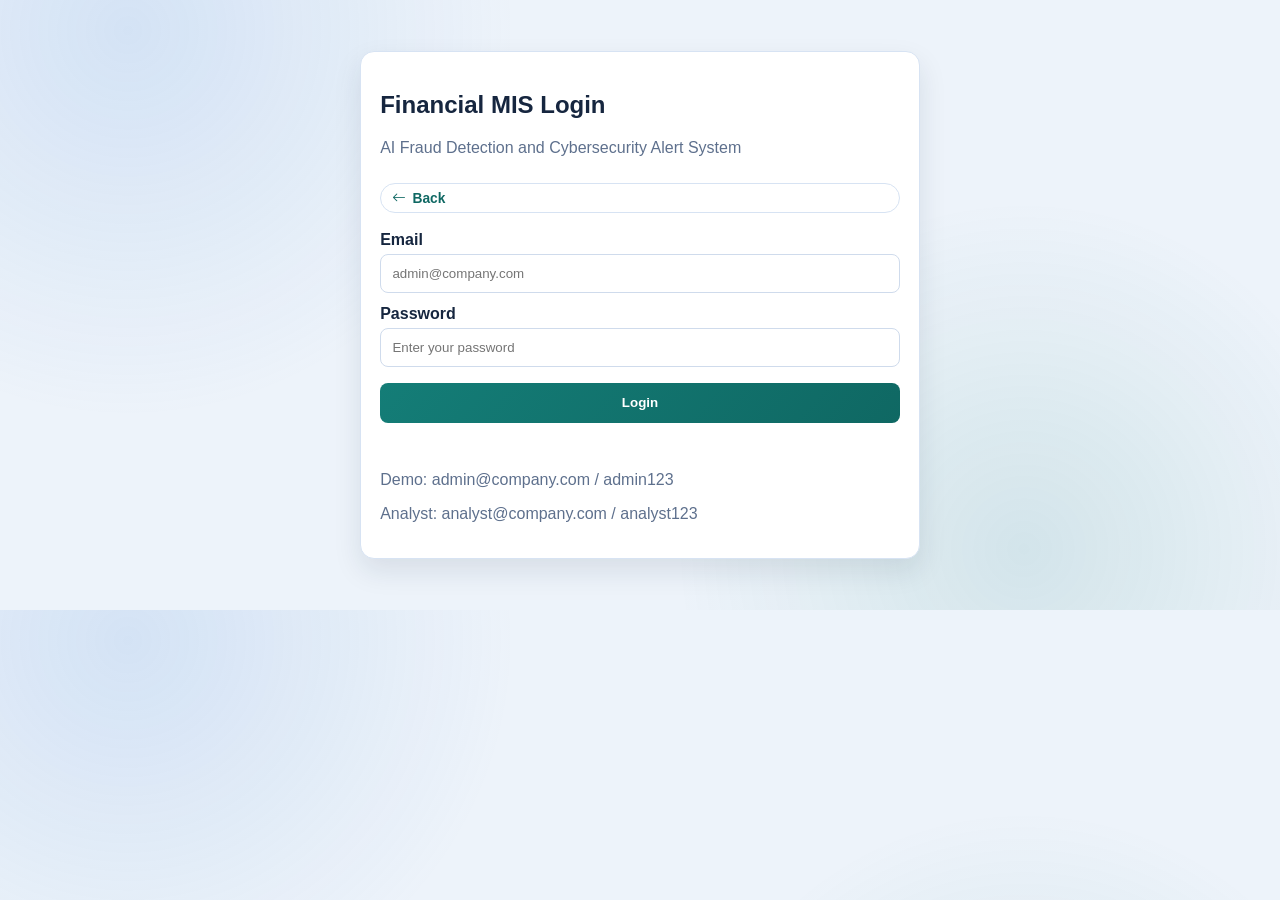
<file: frontend/index.html>
<!DOCTYPE html>
<html lang="en">
<head>
  <meta charset="UTF-8" />
  <meta name="viewport" content="width=device-width, initial-scale=1.0" />
  <title>Financial MIS - Login</title>
  <link rel="stylesheet" href="https://cdn.jsdelivr.net/npm/bootstrap-icons@1.11.3/font/bootstrap-icons.min.css" />
  <link rel="stylesheet" href="css/style.css" />
</head>
<body>
  <main class="auth-container">
    <section class="card auth-card">
      <h1>Financial MIS Login</h1>
      <p class="auth-subtitle">AI Fraud Detection and Cybersecurity Alert System</p>
      <button class="back-btn" type="button" data-back-href="landing.html" style="margin-top: 0.6rem; margin-bottom: 0.4rem;">
        <i class="bi bi-arrow-left"></i> Back
      </button>

      <form id="loginForm">
        <label for="username">Email</label>
        <input id="username" type="email" placeholder="admin@company.com" required />

        <label for="password">Password</label>
        <input id="password" type="password" placeholder="Enter your password" required />

        <button type="submit">Login</button>
        <p id="message" class="message"></p>
      </form>

      <p class="auth-hint">Demo: admin@company.com / admin123</p>
      <p class="auth-hint">Analyst: analyst@company.com / analyst123</p>
    </section>
  </main>

  <script src="js/script.js"></script>
</body>
</html>
</file>
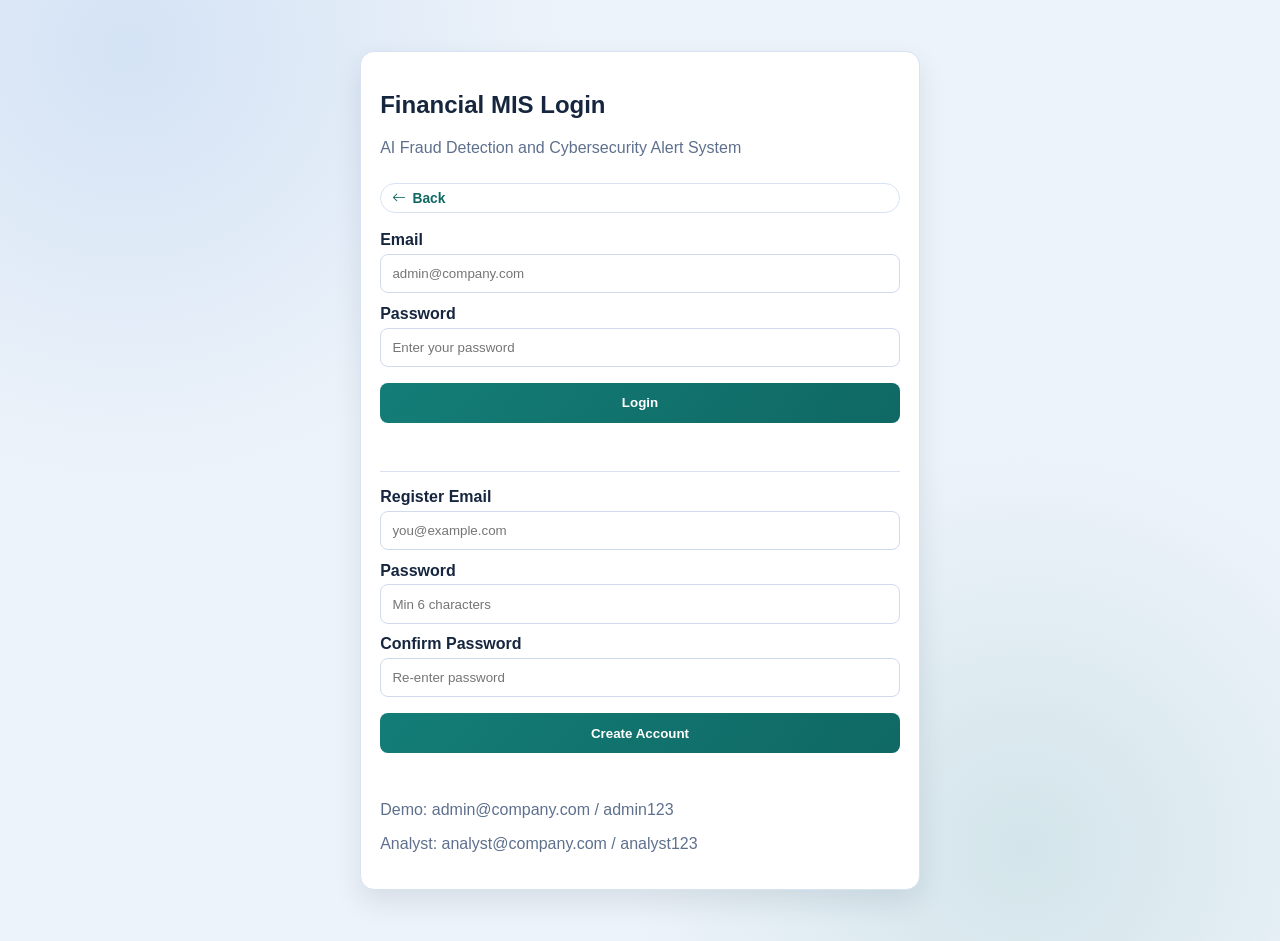
<file: financial-mis-project/frontend/index.html>
<!DOCTYPE html>
<html lang="en">
<head>
  <meta charset="UTF-8" />
  <meta name="viewport" content="width=device-width, initial-scale=1.0" />
  <title>Financial MIS - Login</title>
  <link rel="stylesheet" href="https://cdn.jsdelivr.net/npm/bootstrap-icons@1.11.3/font/bootstrap-icons.min.css" />
  <link rel="stylesheet" href="css/style.css" />
</head>
<body>
  <main class="auth-container">
    <section class="card auth-card">
      <h1>Financial MIS Login</h1>
      <p class="auth-subtitle">AI Fraud Detection and Cybersecurity Alert System</p>
      <button class="back-btn" type="button" data-back-href="landing.html" style="margin-top: 0.6rem; margin-bottom: 0.4rem;">
        <i class="bi bi-arrow-left"></i> Back
      </button>

      <form id="loginForm">
        <label for="username">Email</label>
        <input id="username" type="email" placeholder="admin@company.com" required />

        <label for="password">Password</label>
        <input id="password" type="password" placeholder="Enter your password" required />

        <button type="submit">Login</button>
        <p id="message" class="message"></p>
      </form>

      <hr style="border: 0; border-top: 1px solid #d7e3f3; margin: 1rem 0;" />

      <form id="registerForm">
        <label for="registerEmail">Register Email</label>
        <input id="registerEmail" type="email" placeholder="you@example.com" required />

        <label for="registerPassword">Password</label>
        <input id="registerPassword" type="password" placeholder="Min 6 characters" required />

        <label for="registerConfirm">Confirm Password</label>
        <input id="registerConfirm" type="password" placeholder="Re-enter password" required />

        <button type="submit">Create Account</button>
        <p id="registerMessage" class="message"></p>
      </form>

      <p class="auth-hint">Demo: admin@company.com / admin123</p>
      <p class="auth-hint">Analyst: analyst@company.com / analyst123</p>
    </section>
  </main>

  <script src="js/script.js?v=20260415"></script>
</body>
</html>
</file>
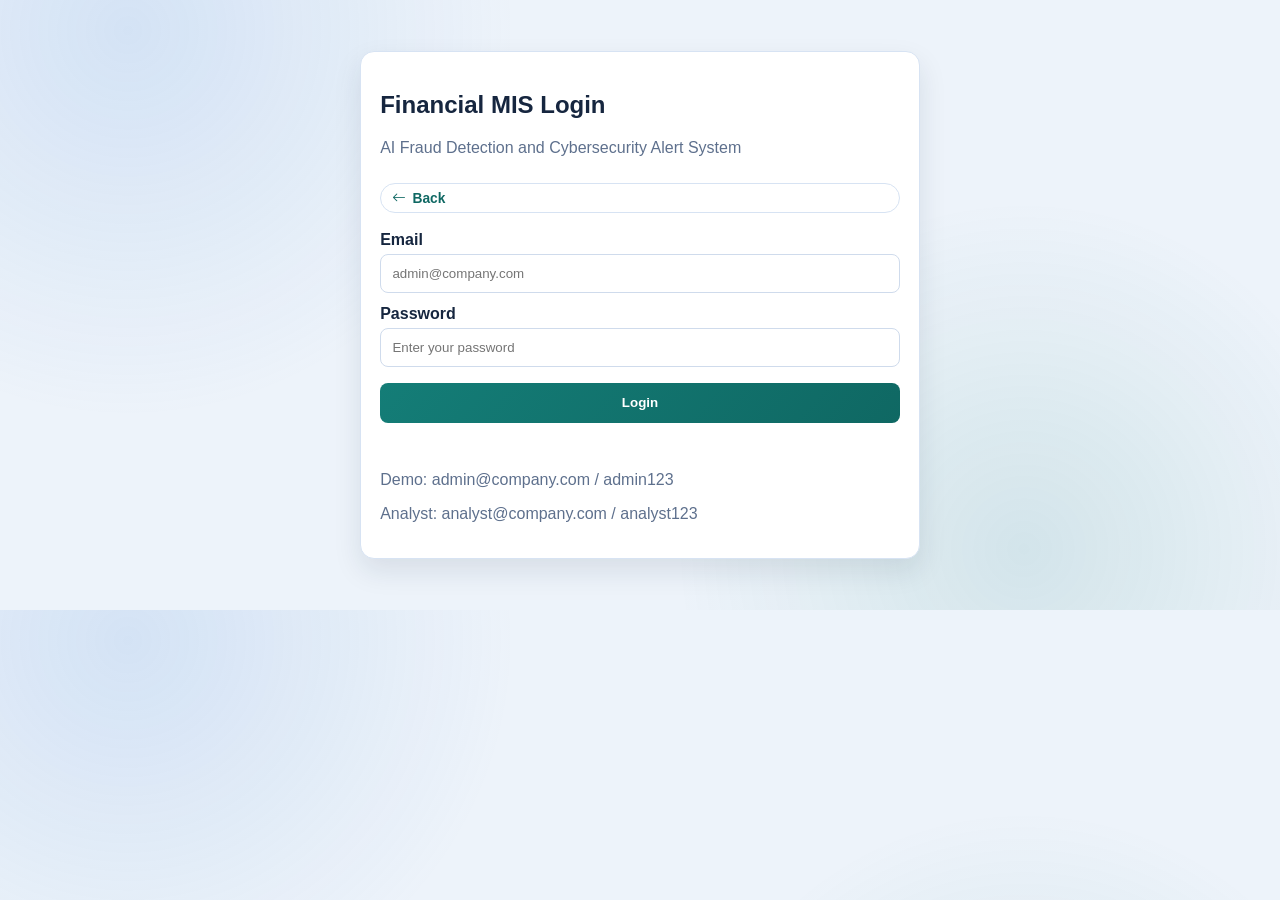
<file: frontend/alerts.html>
<!DOCTYPE html>
<html lang="en">
<head>
  <meta charset="UTF-8" />
  <meta name="viewport" content="width=device-width, initial-scale=1.0" />
  <title>Financial MIS - Alerts</title>
  <link rel="stylesheet" href="https://cdn.jsdelivr.net/npm/bootstrap-icons@1.11.3/font/bootstrap-icons.min.css" />
  <link rel="stylesheet" href="css/style.css" />
</head>
<body>
  <header class="topbar">
    <div class="topbar-left">
      <button class="back-btn" type="button" data-back-href="dashboard.html"><i class="bi bi-arrow-left"></i> Back</button>
      <h1>Alerts</h1>
    </div>
    <nav>
      <a href="dashboard.html">Dashboard</a>
      <a href="transactions.html">Transactions</a>
      <a href="reports.html">Reports</a>
      <a href="profile.html">Profile</a>
      <button id="darkModeToggle" type="button" class="icon-btn" title="Toggle dark mode">D</button>
      <button id="notifyBtn" type="button" class="icon-btn" title="Show notification">N</button>
    </nav>
  </header>
  <main class="page">
    <section class="card">
      <h2>Security and Fraud Alerts</h2>
      <div id="alertsList" class="alerts-list"></div>
    </section>
  </main>

  <div id="appToast" class="app-toast" role="status" aria-live="polite">Security alert feed refreshed.</div>

  <script src="js/script.js"></script>
</body>
</html>
</file>
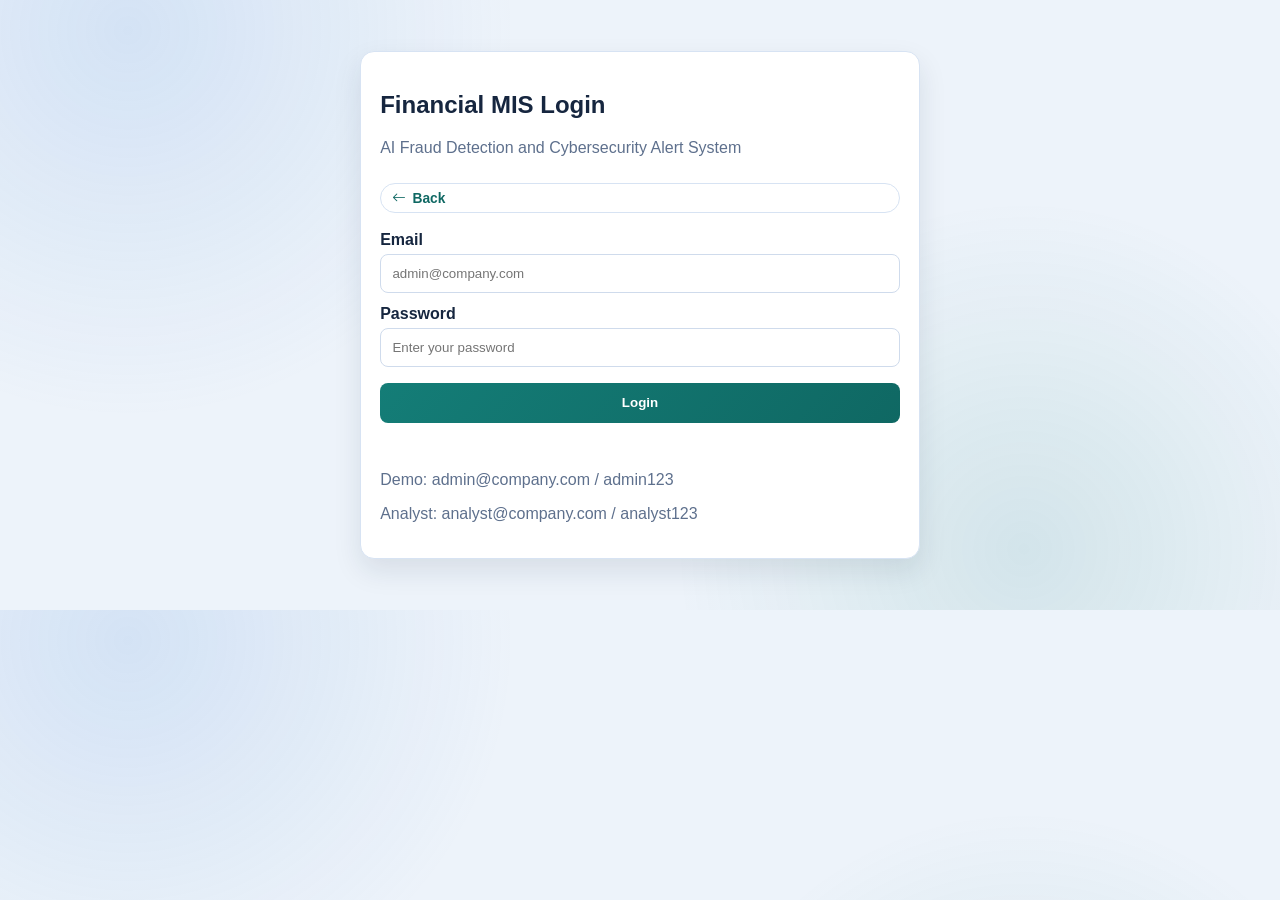
<file: frontend/profile.html>
<!DOCTYPE html>
<html lang="en">
<head>
  <meta charset="UTF-8" />
  <meta name="viewport" content="width=device-width, initial-scale=1.0" />
  <title>Financial MIS - Profile</title>
  <link rel="stylesheet" href="https://cdn.jsdelivr.net/npm/bootstrap-icons@1.11.3/font/bootstrap-icons.min.css" />
  <link rel="stylesheet" href="css/style.css" />
</head>
<body>
  <header class="topbar">
    <div class="topbar-left">
      <button class="back-btn" type="button" data-back-href="dashboard.html"><i class="bi bi-arrow-left"></i> Back</button>
      <h1>Admin Profile</h1>
    </div>
    <nav>
      <a href="dashboard.html">Dashboard</a>
      <a href="transactions.html">Transactions</a>
      <a href="alerts.html">Alerts</a>
      <a href="reports.html">Reports</a>
      <button id="darkModeToggle" type="button" class="icon-btn" title="Toggle dark mode"><i class="bi bi-moon-stars-fill"></i></button>
      <button id="notifyBtn" type="button" class="icon-btn" title="Show notification"><i class="bi bi-megaphone-fill"></i></button>
      <a id="logoutAction" href="index.html">Logout</a>
    </nav>
  </header>

  <main class="page">
    <section class="card profile-card">
      <h2>Profile Details</h2>
      <div class="profile-grid">
        <div>
          <p class="label">Username</p>
          <p id="profileUsername" class="value">-</p>
        </div>
        <div>
          <p class="label">Role</p>
          <p id="profileRole" class="value">Admin</p>
        </div>
        <div>
          <p class="label">Email</p>
          <p id="profileEmail" class="value">-</p>
        </div>
      </div>
      <button id="profileLogout" type="button" class="danger-btn">Logout</button>
    </section>
  </main>

  <div id="appToast" class="app-toast" role="status" aria-live="polite">Profile loaded.</div>

  <script src="js/script.js"></script>
</body>
</html>
</file>
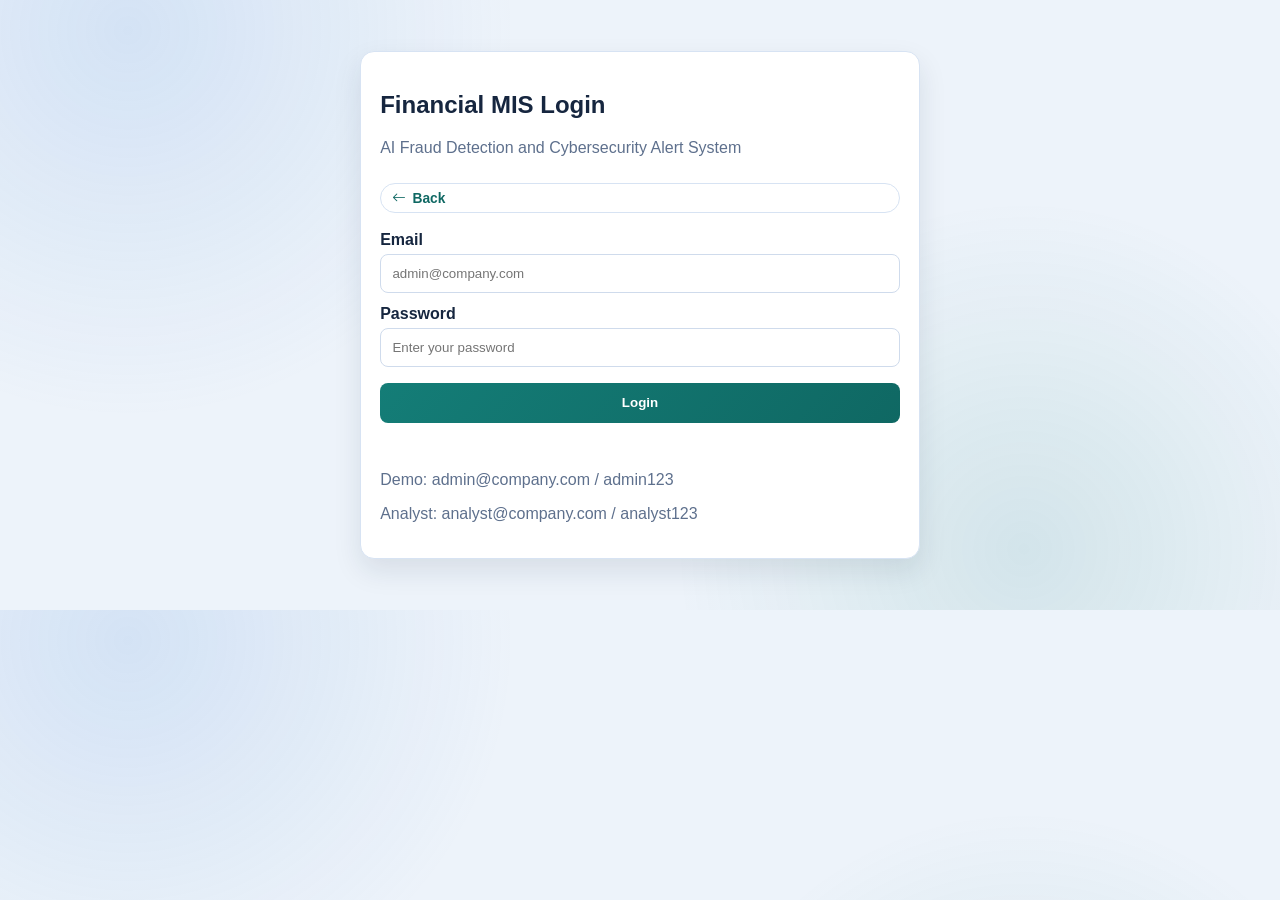
<file: frontend/reports.html>
<!DOCTYPE html>
<html lang="en">
<head>
  <meta charset="UTF-8" />
  <meta name="viewport" content="width=device-width, initial-scale=1.0" />
  <title>Financial MIS - Reports</title>
  <link rel="stylesheet" href="https://cdn.jsdelivr.net/npm/bootstrap-icons@1.11.3/font/bootstrap-icons.min.css" />
  <link rel="stylesheet" href="css/style.css" />
</head>
<body>
  <header class="topbar">
    <div class="topbar-left">
      <button class="back-btn" type="button" data-back-href="dashboard.html"><i class="bi bi-arrow-left"></i> Back</button>
      <h1>Reports</h1>
    </div>
    <nav>
      <a href="dashboard.html">Dashboard</a>
      <a href="transactions.html">Transactions</a>
      <a href="alerts.html">Alerts</a>
      <a href="profile.html">Profile</a>
      <button id="darkModeToggle" type="button" class="icon-btn" title="Toggle dark mode">D</button>
      <button id="notifyBtn" type="button" class="icon-btn" title="Show notification">N</button>
    </nav>
  </header>
  <main class="page">
    <section class="card">
      <h2>Export Reports</h2>
      <div class="filters-row">
        <select id="reportPeriod">
          <option value="daily">Daily</option>
          <option value="monthly" selected>Monthly</option>
        </select>
        <select id="reportFormat">
          <option value="csv" selected>CSV</option>
          <option value="pdf">PDF</option>
        </select>
      </div>
      <button id="generateReport">Generate Report</button>
      <p id="reportStatus"></p>
      <p id="reportRoleNote" class="auth-hint">Only admin users can generate reports.</p>
    </section>
  </main>

  <div id="appToast" class="app-toast" role="status" aria-live="polite">Security alert feed refreshed.</div>

  <script src="js/script.js"></script>
</body>
</html>
</file>
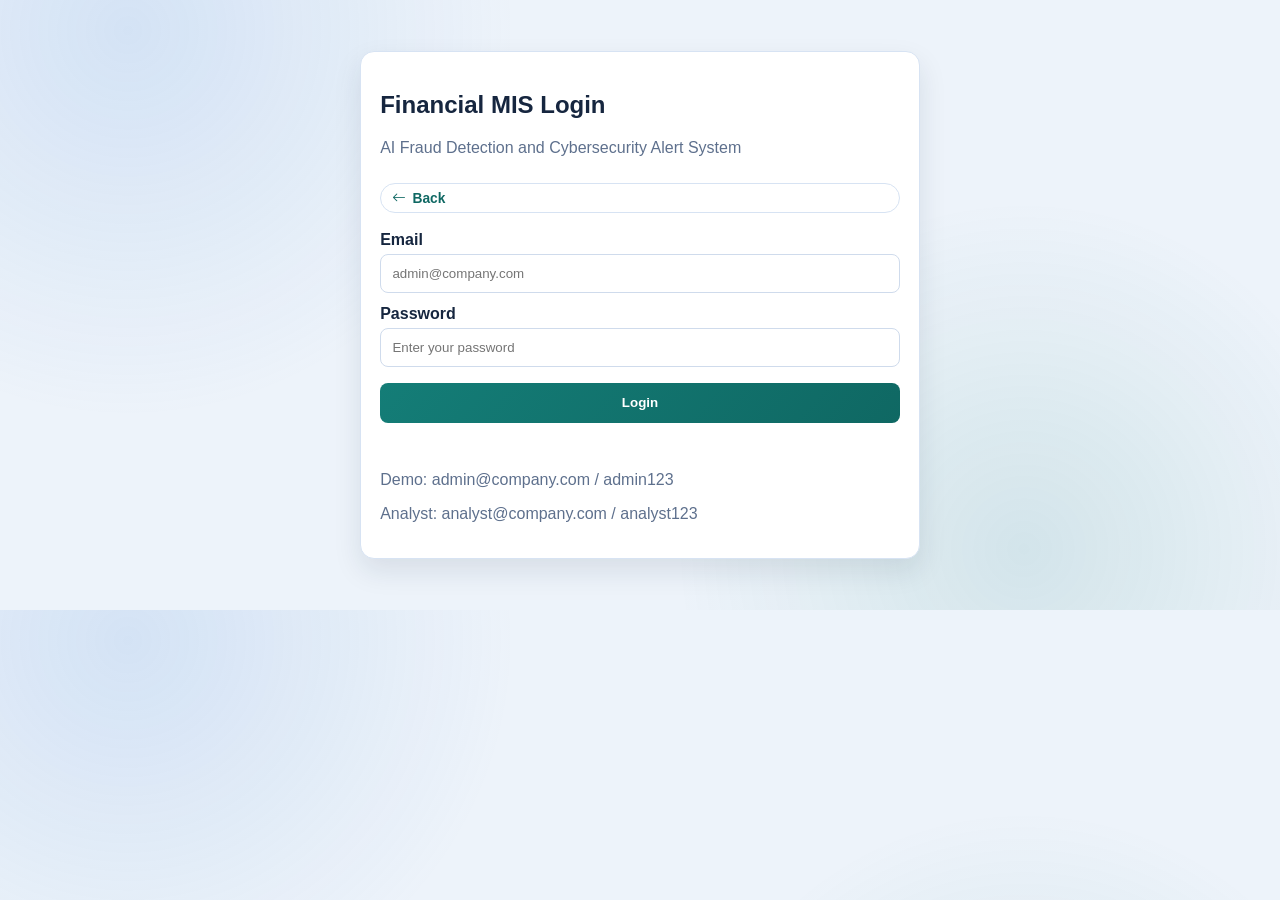
<file: frontend/transactions.html>
<!DOCTYPE html>
<html lang="en">
<head>
  <meta charset="UTF-8" />
  <meta name="viewport" content="width=device-width, initial-scale=1.0" />
  <title>Financial MIS - Transactions</title>
  <link rel="stylesheet" href="https://cdn.jsdelivr.net/npm/bootstrap-icons@1.11.3/font/bootstrap-icons.min.css" />
  <link rel="stylesheet" href="css/style.css" />
</head>
<body>
  <header class="topbar">
    <div class="topbar-left">
      <button class="back-btn" type="button" data-back-href="dashboard.html"><i class="bi bi-arrow-left"></i> Back</button>
      <h1>Transactions</h1>
    </div>
    <nav>
      <a href="dashboard.html">Dashboard</a>
      <a href="alerts.html">Alerts</a>
      <a href="reports.html">Reports</a>
      <a href="profile.html">Profile</a>
      <button id="darkModeToggle" type="button" class="icon-btn" title="Toggle dark mode">D</button>
      <button id="notifyBtn" type="button" class="icon-btn" title="Show notification">N</button>
    </nav>
  </header>
  <main class="page">
    <section class="card">
      <div class="section-header">
        <h2>Recent Transactions</h2>
        <button id="addTxBtn" type="button">Add Transaction</button>
      </div>

      <div class="filters-row">
        <input id="txSearch" type="text" placeholder="Search by ID, account, type" />
        <select id="txFilterStatus">
          <option value="all">All</option>
          <option value="fraud">Fraud</option>
          <option value="normal">Normal</option>
        </select>
      </div>

      <div class="filters-row filters-row-3">
        <select id="txSortBy">
          <option value="id_desc">Newest First</option>
          <option value="id_asc">Oldest First</option>
          <option value="amount_desc">Amount High to Low</option>
          <option value="amount_asc">Amount Low to High</option>
          <option value="account_asc">Account A-Z</option>
          <option value="account_desc">Account Z-A</option>
        </select>
        <select id="txPageSize">
          <option value="5">5 per page</option>
          <option value="10" selected>10 per page</option>
          <option value="20">20 per page</option>
        </select>
        <p id="txCountInfo" class="meta-inline">0 records</p>
      </div>

      <div class="table-wrap">
        <table id="transactionsTable">
          <thead><tr><th>ID</th><th>Account</th><th>Amount</th><th>Type</th><th>Status</th><th>Actions</th></tr></thead>
          <tbody></tbody>
        </table>
      </div>

      <div class="pagination-row">
        <button id="txPrevPage" type="button" class="action-btn edit">Prev</button>
        <span id="txPageInfo" class="meta-inline">Page 1 of 1</span>
        <button id="txNextPage" type="button" class="action-btn edit">Next</button>
      </div>
    </section>
  </main>

  <div id="appToast" class="app-toast" role="status" aria-live="polite">Security alert feed refreshed.</div>

  <div id="fraudModal" class="app-modal" aria-hidden="true">
    <div class="app-modal-content">
      <div class="app-modal-header">
        <h3>Fraud Alert</h3>
        <button id="closeFraudModal" type="button" class="modal-close" aria-label="Close">x</button>
      </div>
      <p id="fraudModalText">This transaction is marked as fraud.</p>
    </div>
  </div>

  <div id="txModal" class="app-modal" aria-hidden="true">
    <div class="app-modal-content">
      <div class="app-modal-header">
        <h3 id="txModalTitle">Add Transaction</h3>
        <button id="closeTxModal" type="button" class="modal-close" aria-label="Close">x</button>
      </div>

      <form id="txForm">
        <input id="txId" type="hidden" />
        <label for="txAccount">Account</label>
        <input id="txAccount" type="text" placeholder="AC123" required />

        <label for="txAmount">Amount</label>
        <input id="txAmount" type="number" min="1" step="0.01" placeholder="1000" required />

        <label for="txType">Type</label>
        <select id="txType" required>
          <option value="transfer">transfer</option>
          <option value="withdrawal">withdrawal</option>
          <option value="payment">payment</option>
        </select>

        <button id="saveTxBtn" type="submit">Save</button>
        <p id="txFormMessage" class="message"></p>
      </form>
    </div>
  </div>

  <script src="js/script.js"></script>
</body>
</html>
</file>
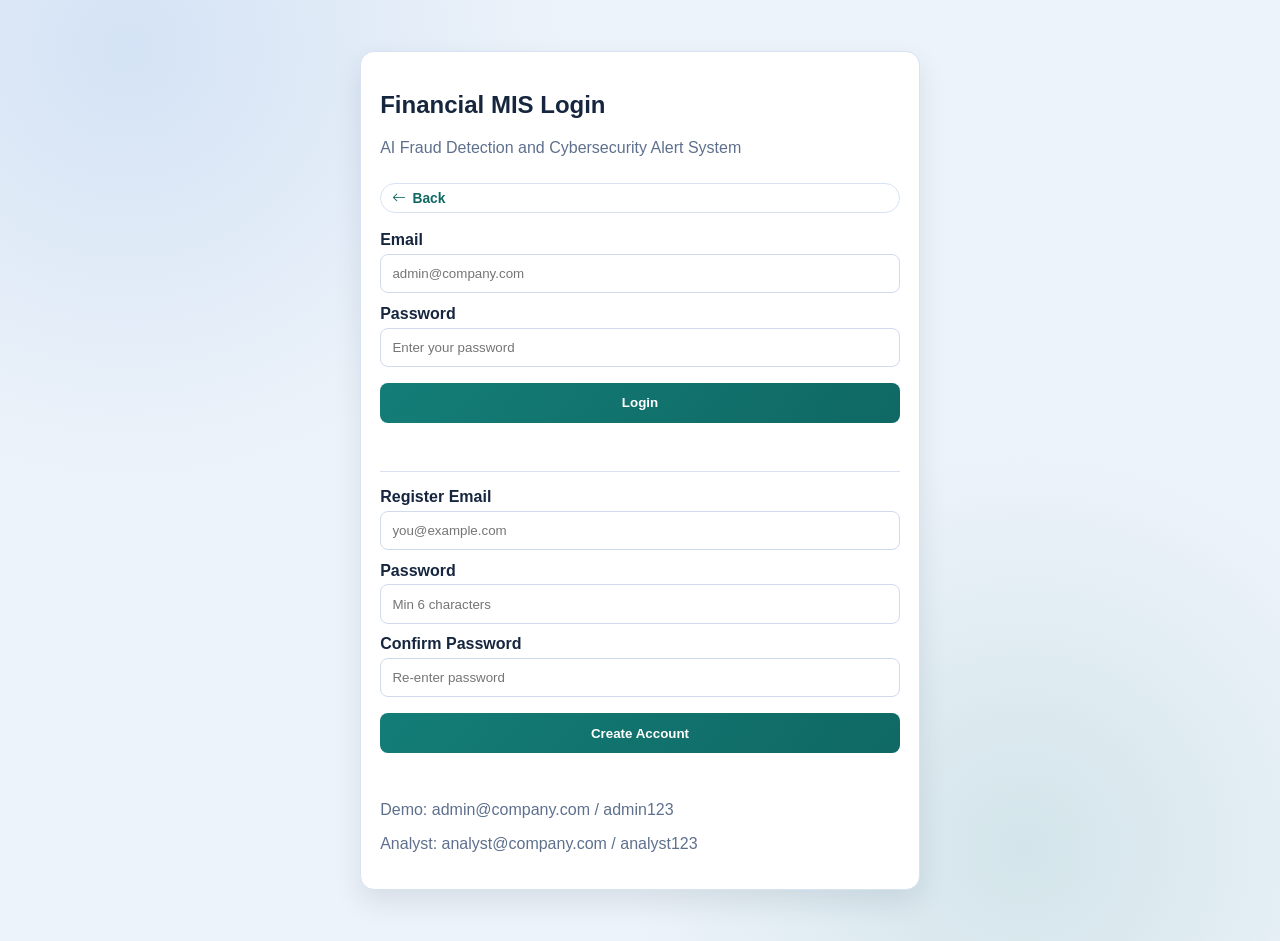
<file: financial-mis-project/frontend/alerts.html>
<!DOCTYPE html>
<html lang="en">
<head>
  <meta charset="UTF-8" />
  <meta name="viewport" content="width=device-width, initial-scale=1.0" />
  <title>Financial MIS - Alerts</title>
  <link rel="stylesheet" href="https://cdn.jsdelivr.net/npm/bootstrap-icons@1.11.3/font/bootstrap-icons.min.css" />
  <link rel="stylesheet" href="css/style.css" />
</head>
<body>
  <header class="topbar">
    <div class="topbar-left">
      <button class="back-btn" type="button" data-back-href="dashboard.html"><i class="bi bi-arrow-left"></i> Back</button>
      <h1>Alerts</h1>
    </div>
    <nav>
      <a href="dashboard.html">Dashboard</a>
      <a href="transactions.html">Transactions</a>
      <a href="reports.html">Reports</a>
      <a href="profile.html">Profile</a>
      <button id="darkModeToggle" type="button" class="icon-btn" title="Toggle dark mode">D</button>
      <button id="notifyBtn" type="button" class="icon-btn" title="Show notification">N</button>
    </nav>
  </header>
  <main class="page">
    <section class="card">
      <h2>Security and Fraud Alerts</h2>
      <div id="alertsList" class="alerts-list"></div>
    </section>
  </main>

  <div id="appToast" class="app-toast" role="status" aria-live="polite">Security alert feed refreshed.</div>

  <script src="js/script.js?v=20260415"></script>
</body>
</html>
</file>
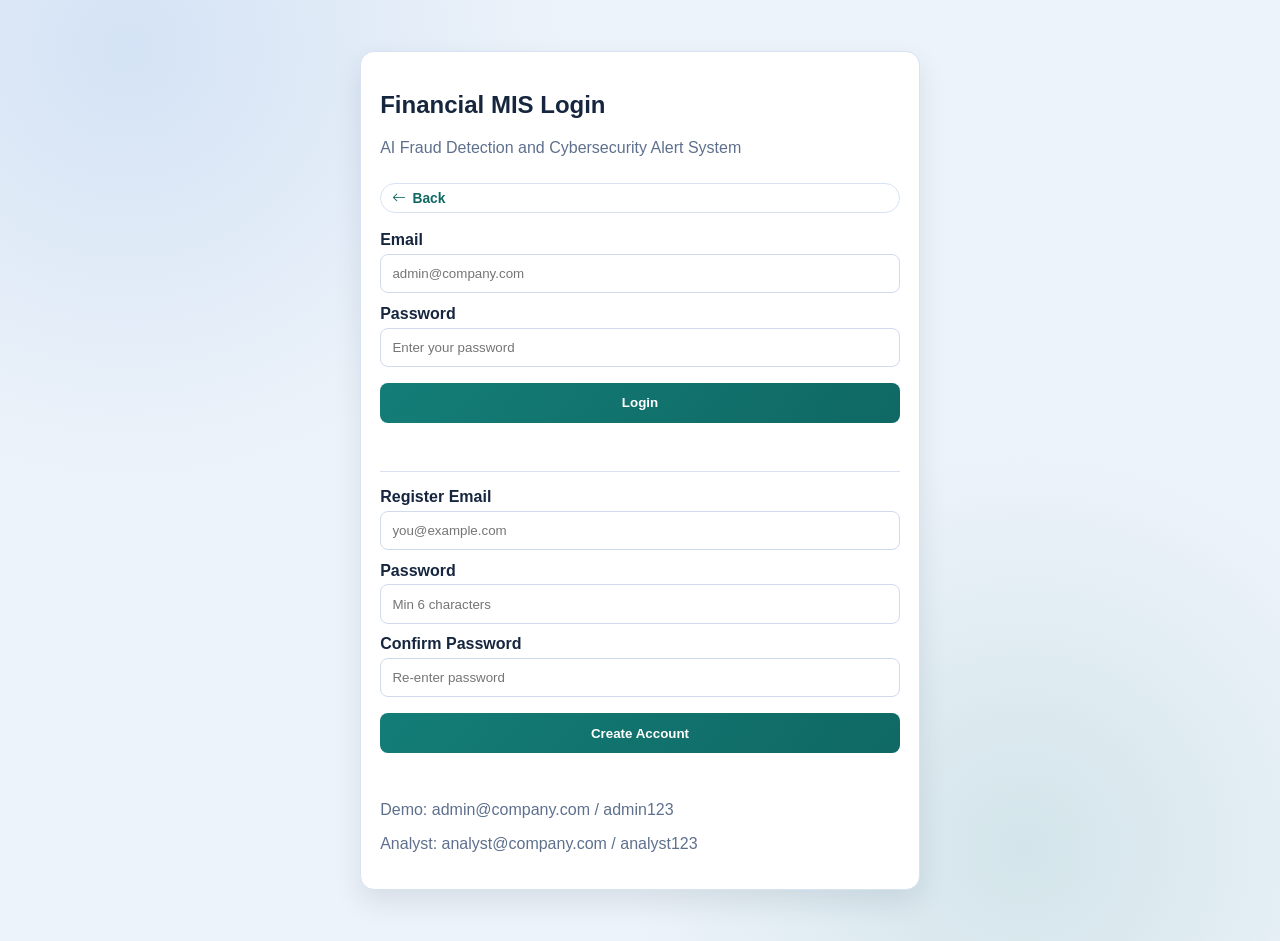
<file: financial-mis-project/frontend/profile.html>
<!DOCTYPE html>
<html lang="en">
<head>
  <meta charset="UTF-8" />
  <meta name="viewport" content="width=device-width, initial-scale=1.0" />
  <title>Financial MIS - Profile</title>
  <link rel="stylesheet" href="https://cdn.jsdelivr.net/npm/bootstrap-icons@1.11.3/font/bootstrap-icons.min.css" />
  <link rel="stylesheet" href="css/style.css" />
</head>
<body>
  <header class="topbar">
    <div class="topbar-left">
      <button class="back-btn" type="button" data-back-href="dashboard.html"><i class="bi bi-arrow-left"></i> Back</button>
      <h1>Admin Profile</h1>
    </div>
    <nav>
      <a href="dashboard.html">Dashboard</a>
      <a href="transactions.html">Transactions</a>
      <a href="alerts.html">Alerts</a>
      <a href="reports.html">Reports</a>
      <button id="darkModeToggle" type="button" class="icon-btn" title="Toggle dark mode"><i class="bi bi-moon-stars-fill"></i></button>
      <button id="notifyBtn" type="button" class="icon-btn" title="Show notification"><i class="bi bi-megaphone-fill"></i></button>
      <a id="logoutAction" href="index.html">Logout</a>
    </nav>
  </header>

  <main class="page">
    <section class="card profile-card">
      <h2>Profile Details</h2>
      <div class="profile-grid">
        <div>
          <p class="label">Username</p>
          <p id="profileUsername" class="value">-</p>
        </div>
        <div>
          <p class="label">Role</p>
          <p id="profileRole" class="value">Admin</p>
        </div>
        <div>
          <p class="label">Email</p>
          <p id="profileEmail" class="value">-</p>
        </div>
      </div>
      <button id="profileLogout" type="button" class="danger-btn">Logout</button>
    </section>
  </main>

  <div id="appToast" class="app-toast" role="status" aria-live="polite">Profile loaded.</div>

  <script src="js/script.js?v=20260415"></script>
</body>
</html>
</file>
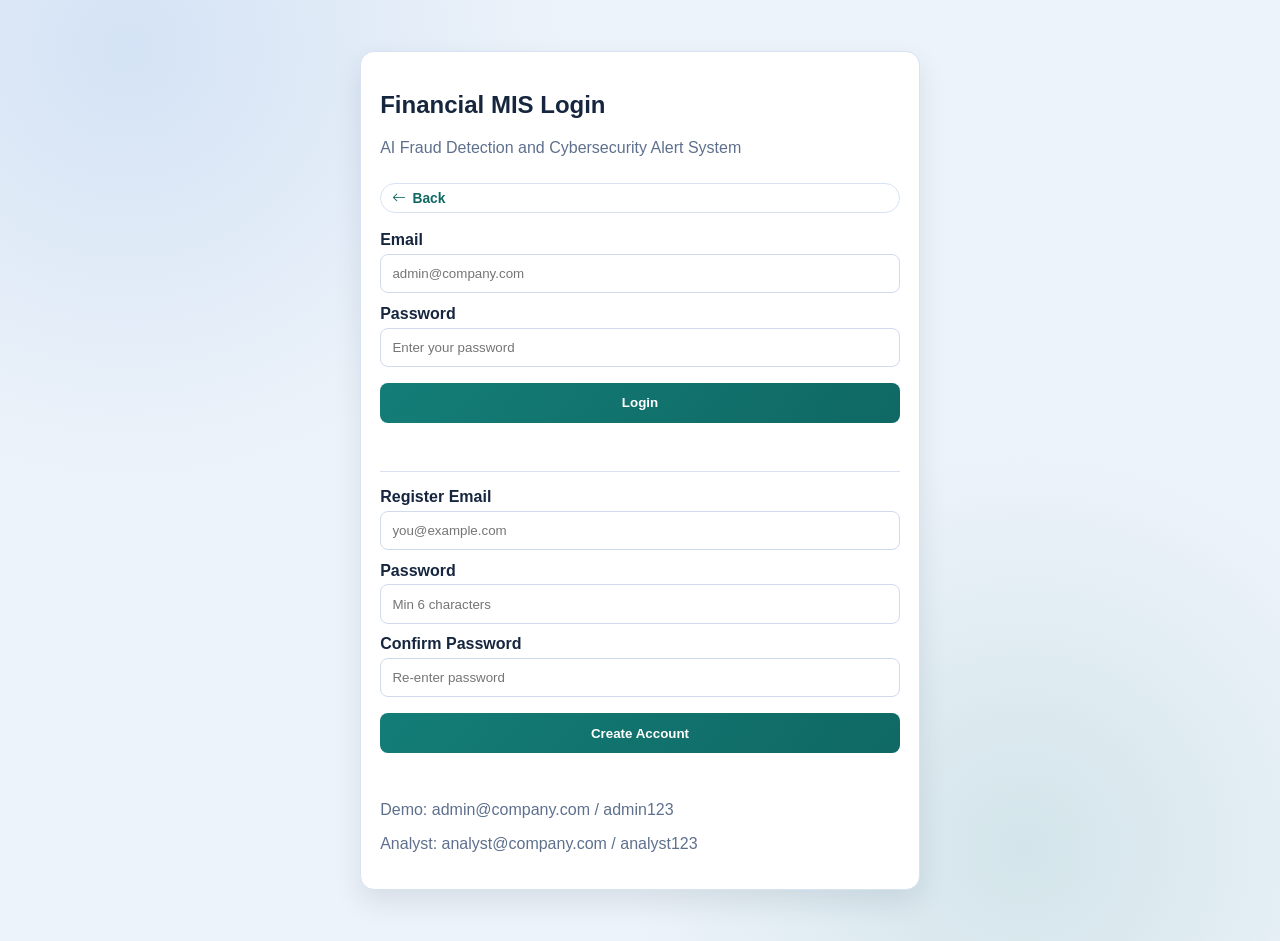
<file: financial-mis-project/frontend/reports.html>
<!DOCTYPE html>
<html lang="en">
<head>
  <meta charset="UTF-8" />
  <meta name="viewport" content="width=device-width, initial-scale=1.0" />
  <title>Financial MIS - Reports</title>
  <link rel="stylesheet" href="https://cdn.jsdelivr.net/npm/bootstrap-icons@1.11.3/font/bootstrap-icons.min.css" />
  <link rel="stylesheet" href="css/style.css" />
</head>
<body>
  <header class="topbar">
    <div class="topbar-left">
      <button class="back-btn" type="button" data-back-href="dashboard.html"><i class="bi bi-arrow-left"></i> Back</button>
      <h1>Reports</h1>
    </div>
    <nav>
      <a href="dashboard.html">Dashboard</a>
      <a href="transactions.html">Transactions</a>
      <a href="alerts.html">Alerts</a>
      <a href="profile.html">Profile</a>
      <button id="darkModeToggle" type="button" class="icon-btn" title="Toggle dark mode">D</button>
      <button id="notifyBtn" type="button" class="icon-btn" title="Show notification">N</button>
    </nav>
  </header>
  <main class="page">
    <section class="card">
      <h2>Export Reports</h2>
      <div class="filters-row">
        <select id="reportPeriod">
          <option value="daily">Daily</option>
          <option value="monthly" selected>Monthly</option>
        </select>
        <select id="reportFormat">
          <option value="csv" selected>CSV</option>
          <option value="pdf">PDF</option>
        </select>
      </div>
      <button id="generateReport">Generate Report</button>
      <p id="reportStatus"></p>
      <p id="reportRoleNote" class="auth-hint">Only admin users can generate reports.</p>
    </section>
  </main>

  <div id="appToast" class="app-toast" role="status" aria-live="polite">Security alert feed refreshed.</div>

  <script src="js/script.js?v=20260415"></script>
</body>
</html>
</file>
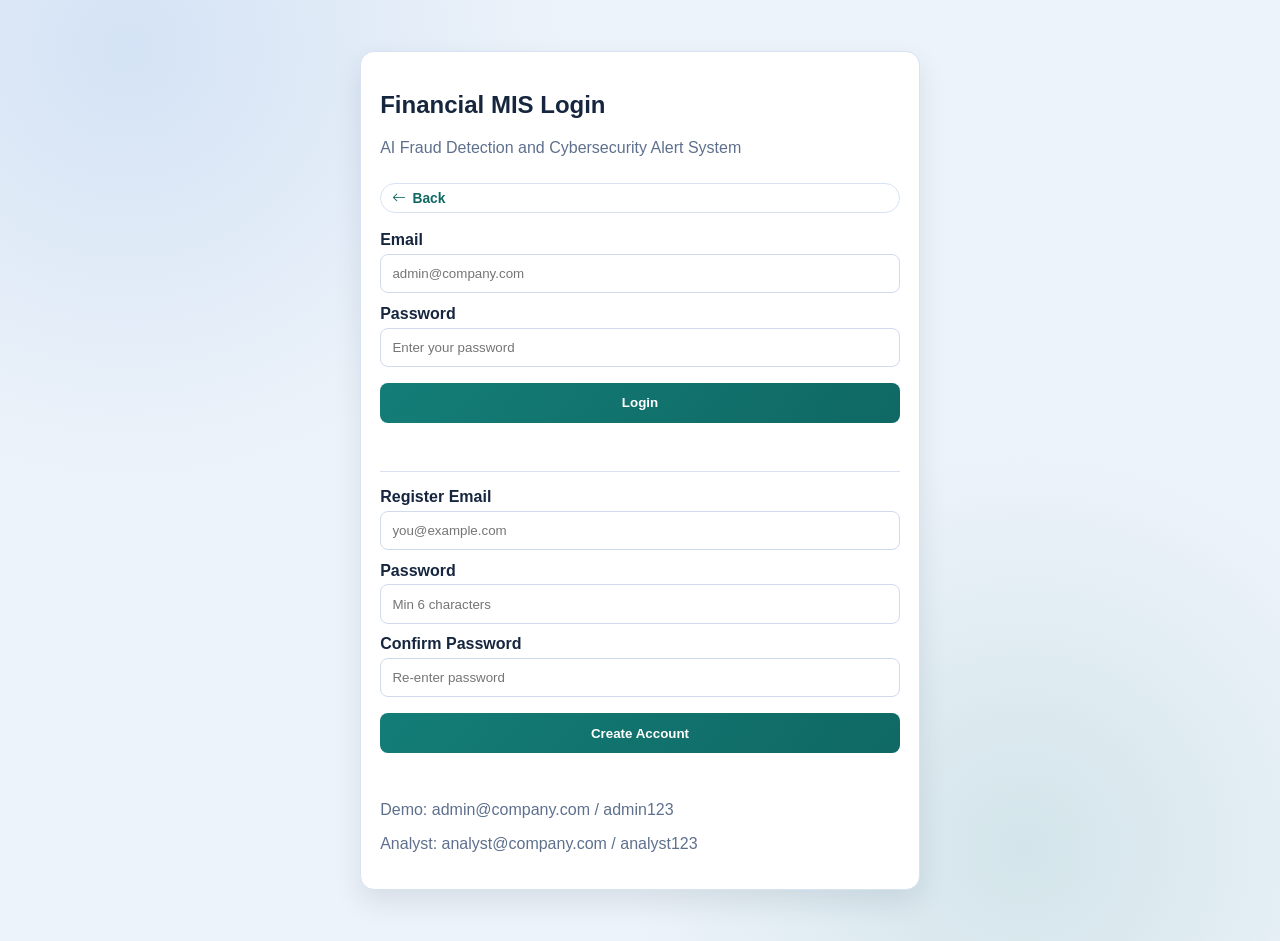
<file: financial-mis-project/frontend/transactions.html>
<!DOCTYPE html>
<html lang="en">
<head>
  <meta charset="UTF-8" />
  <meta name="viewport" content="width=device-width, initial-scale=1.0" />
  <title>Financial MIS - Transactions</title>
  <link rel="stylesheet" href="https://cdn.jsdelivr.net/npm/bootstrap-icons@1.11.3/font/bootstrap-icons.min.css" />
  <link rel="stylesheet" href="css/style.css" />
</head>
<body>
  <header class="topbar">
    <div class="topbar-left">
      <button class="back-btn" type="button" data-back-href="dashboard.html"><i class="bi bi-arrow-left"></i> Back</button>
      <h1>Transactions</h1>
    </div>
    <nav>
      <a href="dashboard.html">Dashboard</a>
      <a href="alerts.html">Alerts</a>
      <a href="reports.html">Reports</a>
      <a href="profile.html">Profile</a>
      <button id="darkModeToggle" type="button" class="icon-btn" title="Toggle dark mode">D</button>
      <button id="notifyBtn" type="button" class="icon-btn" title="Show notification">N</button>
    </nav>
  </header>
  <main class="page">
    <section class="card">
      <div class="section-header">
        <h2>Recent Transactions</h2>
        <button id="addTxBtn" type="button">Add Transaction</button>
      </div>

      <div class="filters-row">
        <input id="txSearch" type="text" placeholder="Search by ID, account, type" />
        <select id="txFilterStatus">
          <option value="all">All</option>
          <option value="fraud">Fraud</option>
          <option value="normal">Normal</option>
        </select>
      </div>

      <div class="filters-row filters-row-3">
        <select id="txSortBy">
          <option value="id_desc">Newest First</option>
          <option value="id_asc">Oldest First</option>
          <option value="amount_desc">Amount High to Low</option>
          <option value="amount_asc">Amount Low to High</option>
          <option value="account_asc">Account A-Z</option>
          <option value="account_desc">Account Z-A</option>
        </select>
        <select id="txPageSize">
          <option value="5">5 per page</option>
          <option value="10" selected>10 per page</option>
          <option value="20">20 per page</option>
        </select>
        <p id="txCountInfo" class="meta-inline">0 records</p>
      </div>

      <div class="table-wrap">
        <table id="transactionsTable">
          <thead><tr><th>ID</th><th>Account</th><th>Amount</th><th>Type</th><th>Status</th><th>Actions</th></tr></thead>
          <tbody></tbody>
        </table>
      </div>

      <div class="pagination-row">
        <button id="txPrevPage" type="button" class="action-btn edit">Prev</button>
        <span id="txPageInfo" class="meta-inline">Page 1 of 1</span>
        <button id="txNextPage" type="button" class="action-btn edit">Next</button>
      </div>
    </section>
  </main>

  <div id="appToast" class="app-toast" role="status" aria-live="polite">Security alert feed refreshed.</div>

  <div id="fraudModal" class="app-modal" aria-hidden="true">
    <div class="app-modal-content">
      <div class="app-modal-header">
        <h3>Fraud Alert</h3>
        <button id="closeFraudModal" type="button" class="modal-close" aria-label="Close">x</button>
      </div>
      <p id="fraudModalText">This transaction is marked as fraud.</p>
    </div>
  </div>

  <div id="txModal" class="app-modal" aria-hidden="true">
    <div class="app-modal-content">
      <div class="app-modal-header">
        <h3 id="txModalTitle">Add Transaction</h3>
        <button id="closeTxModal" type="button" class="modal-close" aria-label="Close">x</button>
      </div>

      <form id="txForm">
        <input id="txId" type="hidden" />
        <label for="txAccount">Account</label>
        <input id="txAccount" type="text" placeholder="AC123" required />

        <label for="txAmount">Amount</label>
        <input id="txAmount" type="number" min="1" step="0.01" placeholder="1000" required />

        <label for="txType">Type</label>
        <select id="txType" required>
          <option value="transfer">transfer</option>
          <option value="withdrawal">withdrawal</option>
          <option value="payment">payment</option>
        </select>

        <button id="saveTxBtn" type="submit">Save</button>
        <p id="txFormMessage" class="message"></p>
      </form>
    </div>
  </div>

  <script src="js/script.js?v=20260415"></script>
</body>
</html>
</file>
<file: frontend/css/style.css>
:root {
  --bg: #edf3fa;
  --surface: #ffffff;
  --surface-2: #f8fbff;
  --text: #16263f;
  --muted: #5e708d;
  --line: #d7e3f3;
  --brand: #147d77;
  --brand-2: #0f6863;
  --info: #2563eb;
  --danger: #b91c1c;
  --shadow: 0 12px 28px rgba(22, 38, 63, 0.1);
}

* { box-sizing: border-box; }

body {
  margin: 0;
  font-family: "Segoe UI", Tahoma, Geneva, Verdana, sans-serif;
  background:
    radial-gradient(circle at 10% 5%, rgba(79, 141, 217, 0.16), transparent 30%),
    radial-gradient(circle at 80% 90%, rgba(20, 125, 119, 0.12), transparent 30%),
    var(--bg);
  color: var(--text);
}

a { color: inherit; }

.auth-container,
.page {
  max-width: 1120px;
  margin: 1.8rem auto;
  padding: 0 1rem;
}

.topbar {
  position: sticky;
  top: 0;
  z-index: 120;
  display: flex;
  justify-content: space-between;
  align-items: center;
  gap: 1rem;
  flex-wrap: wrap;
  padding: 0.95rem 1.1rem;
  background: rgba(255, 255, 255, 0.8);
  backdrop-filter: blur(14px);
  border-bottom: 1px solid var(--line);
}

.topbar-left {
  display: flex;
  align-items: center;
  gap: 0.65rem;
  min-width: 0;
}

.topbar h1 {
  margin: 0;
  font-size: 2rem;
}

.topbar nav {
  display: flex;
  align-items: center;
  flex-wrap: wrap;
  gap: 0.45rem;
}

.topbar nav a,
.back-btn {
  text-decoration: none;
  color: var(--brand-2);
  font-weight: 700;
  font-size: 0.86rem;
  padding: 0.42rem 0.68rem;
  border-radius: 999px;
  transition: 0.2s ease;
}

.topbar nav a:hover,
.back-btn:hover {
  background: rgba(20, 125, 119, 0.1);
}

.back-btn {
  display: inline-flex;
  align-items: center;
  gap: 0.4rem;
  border: 1px solid var(--line);
  background: var(--surface);
  cursor: pointer;
}

.home-pill {
  display: inline-flex;
  align-items: center;
  gap: 0.4rem;
  padding: 0.3rem 0.65rem;
  border-radius: 999px;
  text-decoration: none;
  font-size: 0.88rem;
  font-weight: 700;
  color: #f8fbff;
  background: rgba(255, 255, 255, 0.16);
}

.home-pill:hover {
  background: rgba(255, 255, 255, 0.28);
}

.section-header {
  display: flex;
  justify-content: space-between;
  align-items: center;
  gap: 1rem;
}

.section-header button {
  width: auto;
  margin-top: 0;
  padding: 0.62rem 0.92rem;
}

.card {
  background: var(--surface);
  border: 1px solid var(--line);
  border-radius: 14px;
  padding: 1.2rem;
  box-shadow: var(--shadow);
}

.card h2 {
  margin: 0 0 0.9rem;
  font-size: 1.95rem;
}

label,
input,
button,
select {
  display: block;
  width: 100%;
}

label {
  margin-top: 0.72rem;
  font-weight: 700;
}

input,
select {
  padding: 0.7rem;
  border: 1px solid #cfdbec;
  border-radius: 8px;
  margin-top: 0.3rem;
  background: var(--surface);
  color: var(--text);
}

button {
  margin-top: 1rem;
  background: linear-gradient(130deg, var(--brand), var(--brand-2));
  color: #fff;
  border: none;
  border-radius: 8px;
  padding: 0.78rem;
  cursor: pointer;
  font-weight: 700;
}

button:hover { filter: brightness(1.05); }

.message { color: var(--danger); min-height: 1rem; }

.filters-row {
  display: grid;
  grid-template-columns: 1fr 200px;
  gap: 0.75rem;
  margin: 0.8rem 0;
}

.filters-row.filters-row-3 {
  grid-template-columns: 1fr 180px auto;
  align-items: center;
}

.meta-inline {
  margin: 0;
  color: var(--muted);
  font-size: 0.9rem;
}

.table-wrap { overflow-x: auto; }

table {
  width: 100%;
  border-collapse: collapse;
  margin-top: 0.65rem;
}

th,
td {
  border-bottom: 1px solid #d9e5f3;
  padding: 0.72rem;
  text-align: left;
  font-size: 0.95rem;
}

th {
  color: #153255;
  font-weight: 800;
}

.actions-cell {
  display: flex;
  gap: 0.45rem;
}

.action-btn {
  width: auto;
  margin-top: 0;
  padding: 0.36rem 0.62rem;
  font-size: 0.8rem;
  border-radius: 7px;
  border: none;
  color: #fff;
}

.action-btn.edit { background: #2563eb; }
.action-btn.delete { background: #b91c1c; }

.pagination-row {
  margin-top: 1rem;
  display: flex;
  justify-content: flex-end;
  align-items: center;
  gap: 0.5rem;
}

.pagination-row .action-btn {
  min-width: 86px;
}

.action-btn:disabled,
button:disabled {
  opacity: 0.5;
  cursor: not-allowed;
}

.alerts-list {
  display: grid;
  gap: 0.75rem;
}

.alert-card {
  border: 1px solid var(--line);
  border-radius: 12px;
  padding: 0.86rem;
  background: linear-gradient(110deg, #f8fbff, #eef5ff);
}

.alert-card h3 {
  margin: 0;
  font-size: 1rem;
}

.alert-meta {
  margin-top: 0.35rem;
  color: var(--muted);
  font-size: 0.85rem;
}

.badge {
  display: inline-block;
  margin-top: 0.35rem;
  padding: 0.2rem 0.52rem;
  border-radius: 999px;
  font-size: 0.78rem;
  font-weight: 800;
}

.badge.high { background: #fee2e2; color: #b91c1c; }
.badge.medium { background: #fef3c7; color: #b45309; }
.badge.low { background: #dcfce7; color: #166534; }

.profile-card { max-width: 760px; }

.profile-grid {
  display: grid;
  grid-template-columns: repeat(3, minmax(0, 1fr));
  gap: 0.8rem;
}

.profile-grid .label {
  margin: 0;
  color: var(--muted);
  font-size: 0.84rem;
}

.profile-grid .value {
  margin: 0.2rem 0 0;
  font-size: 1rem;
  font-weight: 700;
}

.danger-btn {
  background: #b91c1c;
  max-width: 200px;
}

.auth-card {
  max-width: 560px;
  margin: 3.2rem auto;
}

.auth-subtitle,
.auth-hint { color: var(--muted); }

.app-toast {
  position: fixed;
  right: 1rem;
  bottom: 1rem;
  background: #1d4ed8;
  color: #f8fbff;
  padding: 0.75rem 0.95rem;
  border-radius: 10px;
  box-shadow: 0 12px 26px rgba(11, 35, 87, 0.3);
  opacity: 0;
  transform: translateY(14px);
  pointer-events: none;
  transition: 0.24s ease;
  z-index: 1000;
}

.app-toast.show {
  opacity: 1;
  transform: translateY(0);
}

.app-modal {
  position: fixed;
  inset: 0;
  background: rgba(2, 8, 23, 0.55);
  display: none;
  align-items: center;
  justify-content: center;
  padding: 1rem;
  z-index: 1010;
}

.app-modal.show { display: flex; }

.app-modal-content {
  width: min(420px, 100%);
  background: var(--surface);
  border-radius: 12px;
  border: 1px solid var(--line);
  padding: 0.95rem;
  box-shadow: 0 20px 38px rgba(15, 23, 42, 0.28);
}

.app-modal-header {
  display: flex;
  justify-content: space-between;
  align-items: center;
  gap: 1rem;
  margin-bottom: 0.7rem;
}

.app-modal-header h3 {
  margin: 0;
  color: #b91c1c;
}

.modal-close {
  border: 1px solid #d5e3f4;
  background: #fff;
  color: #334155;
  border-radius: 8px;
  width: 30px;
  height: 30px;
  cursor: pointer;
  margin: 0;
  padding: 0;
}

.icon-btn {
  width: 34px;
  height: 34px;
  border-radius: 50%;
  border: 1px solid #cfe0f2;
  background: #eaf3ff;
  color: #1f4f85;
  display: grid;
  place-items: center;
  cursor: pointer;
  margin: 0;
  padding: 0;
}

.icon-btn:hover { background: #dbeaff; }

.dashboard-topbar .icon-btn {
  border: 1px solid rgba(255, 255, 255, 0.35);
  background: rgba(255, 255, 255, 0.18);
  color: #ffffff;
}

.dashboard-topbar .icon-btn:hover {
  background: rgba(255, 255, 255, 0.27);
}

.dashboard-topbar .back-btn {
  color: #f8fbff;
  border-color: rgba(255, 255, 255, 0.35);
  background: rgba(255, 255, 255, 0.18);
}

.dashboard-topbar .back-btn:hover {
  background: rgba(255, 255, 255, 0.28);
}

.dashboard-body {
  background:
    radial-gradient(circle at 12% 10%, rgba(89, 140, 227, 0.2), transparent 28%),
    radial-gradient(circle at 80% 90%, rgba(40, 189, 179, 0.18), transparent 30%),
    #edf2fb;
}

.dashboard-shell {
  min-height: 100vh;
  display: grid;
  grid-template-columns: 260px 1fr;
}

.dashboard-sidebar {
  background: linear-gradient(180deg, #1f3f78 0%, #254f90 45%, #1f3f78 100%);
  color: #eff6ff;
  padding: 1.2rem;
  display: flex;
  flex-direction: column;
  gap: 1.2rem;
  border-right: 1px solid rgba(255, 255, 255, 0.2);
}

.brand h2 {
  margin: 0;
  font-size: 1.25rem;
  font-weight: 800;
}

.brand p {
  margin: 0.35rem 0 0;
  font-size: 0.83rem;
  color: #c9dbff;
}

.side-nav {
  display: flex;
  flex-direction: column;
  gap: 0.5rem;
}

.side-nav a {
  display: flex;
  align-items: center;
  gap: 0.6rem;
  text-decoration: none;
  color: #dbeafe;
  padding: 0.7rem 0.85rem;
  border-radius: 10px;
  border: 1px solid transparent;
  transition: 0.22s ease;
}

.side-nav a:hover,
.side-nav a.active {
  background: linear-gradient(90deg, rgba(110, 170, 255, 0.25), rgba(122, 209, 238, 0.2));
  border-color: rgba(255, 255, 255, 0.28);
  color: #ffffff;
}

.sidebar-user {
  margin-top: auto;
  display: flex;
  align-items: center;
  gap: 0.8rem;
  background: rgba(255, 255, 255, 0.1);
  border: 1px solid rgba(255, 255, 255, 0.2);
  border-radius: 12px;
  padding: 0.8rem;
}

.sidebar-user p {
  margin: 0.15rem 0 0;
  font-size: 0.76rem;
  color: #c9dcff;
}

.avatar {
  width: 36px;
  height: 36px;
  border-radius: 50%;
  display: grid;
  place-items: center;
  font-weight: 700;
  background: linear-gradient(135deg, #dbeafe, #bae6fd);
  color: #1e3a8a;
}

.dashboard-main { padding: 1rem 1.2rem 1.3rem; }

.dashboard-topbar {
  border-radius: 14px;
  padding: 1rem 1.2rem;
  background: linear-gradient(120deg, #2a5ca8, #3872bf 45%, #4f88d1);
  color: #f8fbff;
  display: flex;
  justify-content: space-between;
  gap: 1rem;
  align-items: center;
  box-shadow: 0 8px 18px rgba(32, 70, 126, 0.28);
}

.dashboard-topbar h1 {
  margin: 0;
  font-size: 1.15rem;
  line-height: 1.35;
}

.dashboard-topbar .topbar-left h1 {
  color: #f8fbff;
}

.top-actions {
  display: flex;
  align-items: center;
  gap: 0.6rem;
  font-size: 1.05rem;
}

.user-pill {
  text-decoration: none;
  display: inline-flex;
  gap: 0.45rem;
  align-items: center;
  font-size: 0.9rem;
  color: #f8fbff;
  background: rgba(255, 255, 255, 0.18);
  padding: 0.3rem 0.65rem;
  border-radius: 999px;
}

.kpi-grid {
  margin-top: 1rem;
  display: grid;
  grid-template-columns: repeat(4, minmax(0, 1fr));
  gap: 0.9rem;
}

.kpi-card {
  border-radius: 14px;
  padding: 0.9rem 1rem;
  box-shadow: 0 10px 20px rgba(15, 23, 42, 0.1);
  display: flex;
  justify-content: space-between;
  align-items: center;
}

.kpi-card p {
  margin: 0;
  font-size: 0.84rem;
  font-weight: 700;
  color: #274169;
}

.kpi-card h3 {
  margin: 0.35rem 0 0;
  font-size: 1.8rem;
  color: #1d3557;
}

.kpi-card i { font-size: 1.8rem; }

.kpi-card.blue { background: linear-gradient(140deg, #ddebff, #c4e2ff); }
.kpi-card.amber { background: linear-gradient(140deg, #fff2db, #ffe4bf); }
.kpi-card.rose { background: linear-gradient(140deg, #ffe3e3, #ffd0d0); }
.kpi-card.mint { background: linear-gradient(140deg, #dff6ef, #c9efdf); }

.dual-grid {
  margin-top: 0.9rem;
  display: grid;
  grid-template-columns: repeat(2, minmax(0, 1fr));
  gap: 0.9rem;
}

.panel {
  border-radius: 14px;
  border: 1px solid #dce6f5;
  box-shadow: 0 10px 22px rgba(43, 72, 112, 0.08);
}

.panel h2 {
  margin: 0 0 0.8rem;
  font-size: 1.02rem;
  color: #1e3a5f;
}

.chart-container {
  position: relative;
  height: 240px;
  width: 100%;
  overflow: hidden;
}

.chart-container canvas { max-height: 240px; }

.alert-cards {
  display: flex;
  flex-direction: column;
  gap: 0.6rem;
}

.alert-item {
  display: flex;
  justify-content: space-between;
  gap: 0.7rem;
  border-radius: 10px;
  padding: 0.75rem;
  border: 1px solid #e1eaf5;
  background: linear-gradient(110deg, #f8fbff, #edf4fd);
}

.alert-item strong {
  display: block;
  font-size: 0.95rem;
}

.alert-item p {
  margin: 0.12rem 0 0;
  color: #5b6d86;
  font-size: 0.82rem;
}

.alert-level {
  font-size: 0.78rem;
  border-radius: 999px;
  align-self: flex-start;
  padding: 0.2rem 0.55rem;
  font-weight: 700;
}

.alert-level.HIGH { background: #fee2e2; color: #b91c1c; }
.alert-level.MEDIUM { background: #fef3c7; color: #b45309; }
.alert-level.LOW { background: #dcfce7; color: #166534; }

#latestTransactionsBody td { vertical-align: middle; }

.status-pill {
  border-radius: 999px;
  padding: 0.22rem 0.6rem;
  font-size: 0.76rem;
  font-weight: 700;
}

.status-pill.fraud {
  background: #fee2e2;
  color: #b91c1c;
  cursor: pointer;
}

.status-pill.normal {
  background: #dcfce7;
  color: #166534;
}

body.dark {
  --bg: #0a1222;
  --surface: #111c33;
  --surface-2: #16233f;
  --text: #dbeafe;
  --muted: #9bb0ce;
  --line: #1f3459;
  --shadow: 0 12px 28px rgba(2, 6, 23, 0.45);
}

body.dark .dashboard-body,
body.dark.dashboard-body {
  background: linear-gradient(145deg, #0f172a, #172554);
}

body.dark .dashboard-sidebar {
  background: linear-gradient(180deg, #0b1225 0%, #172554 100%);
}

body.dark .kpi-card.blue { background: linear-gradient(140deg, #1e3a8a, #2563eb); }
body.dark .kpi-card.amber { background: linear-gradient(140deg, #6b3f0a, #92400e); }
body.dark .kpi-card.rose { background: linear-gradient(140deg, #7f1d1d, #b91c1c); }
body.dark .kpi-card.mint { background: linear-gradient(140deg, #064e3b, #047857); }

body.dark .kpi-card p,
body.dark .kpi-card h3 { color: #f8fafc; }

body.dark .topbar nav a,
body.dark .back-btn { color: #cde5ff; }

body.dark .topbar nav a:hover,
body.dark .back-btn:hover { background: rgba(59, 130, 246, 0.2); }

body.dark .alert-item,
body.dark .alert-card { background: linear-gradient(110deg, #111c33, #16233f); }

@media (max-width: 1100px) {
  .dashboard-shell { grid-template-columns: 1fr; }
  .kpi-grid { grid-template-columns: repeat(2, minmax(0, 1fr)); }
}

@media (max-width: 760px) {
  .dashboard-main { padding: 0.7rem; }
  .dashboard-topbar h1 { font-size: 0.95rem; }
  .dual-grid,
  .kpi-grid,
  .filters-row,
  .filters-row.filters-row-3,
  .profile-grid { grid-template-columns: 1fr; }
  .topbar nav { width: 100%; }
  .section-header {
    flex-direction: column;
    align-items: stretch;
  }
  .section-header button { width: 100%; }
  .pagination-row { justify-content: space-between; }
}
</file>
<file: financial-mis-project/frontend/css/style.css>
:root {
  --bg: #edf3fa;
  --surface: #ffffff;
  --surface-2: #f8fbff;
  --text: #16263f;
  --muted: #5e708d;
  --line: #d7e3f3;
  --brand: #147d77;
  --brand-2: #0f6863;
  --info: #2563eb;
  --danger: #b91c1c;
  --shadow: 0 12px 28px rgba(22, 38, 63, 0.1);
}

* { box-sizing: border-box; }

body {
  margin: 0;
  font-family: "Segoe UI", Tahoma, Geneva, Verdana, sans-serif;
  background:
    radial-gradient(circle at 10% 5%, rgba(79, 141, 217, 0.16), transparent 30%),
    radial-gradient(circle at 80% 90%, rgba(20, 125, 119, 0.12), transparent 30%),
    var(--bg);
  color: var(--text);
}

a { color: inherit; }

.auth-container,
.page {
  max-width: 1120px;
  margin: 1.8rem auto;
  padding: 0 1rem;
}

.topbar {
  position: sticky;
  top: 0;
  z-index: 120;
  display: flex;
  justify-content: space-between;
  align-items: center;
  gap: 1rem;
  flex-wrap: wrap;
  padding: 0.95rem 1.1rem;
  background: rgba(255, 255, 255, 0.8);
  backdrop-filter: blur(14px);
  border-bottom: 1px solid var(--line);
}

.topbar-left {
  display: flex;
  align-items: center;
  gap: 0.65rem;
  min-width: 0;
}

.topbar h1 {
  margin: 0;
  font-size: 2rem;
}

.topbar nav {
  display: flex;
  align-items: center;
  flex-wrap: wrap;
  gap: 0.45rem;
}

.topbar nav a,
.back-btn {
  text-decoration: none;
  color: var(--brand-2);
  font-weight: 700;
  font-size: 0.86rem;
  padding: 0.42rem 0.68rem;
  border-radius: 999px;
  transition: 0.2s ease;
}

.topbar nav a:hover,
.back-btn:hover {
  background: rgba(20, 125, 119, 0.1);
}

.back-btn {
  display: inline-flex;
  align-items: center;
  gap: 0.4rem;
  border: 1px solid var(--line);
  background: var(--surface);
  cursor: pointer;
}

.home-pill {
  display: inline-flex;
  align-items: center;
  gap: 0.4rem;
  padding: 0.3rem 0.65rem;
  border-radius: 999px;
  text-decoration: none;
  font-size: 0.88rem;
  font-weight: 700;
  color: #f8fbff;
  background: rgba(255, 255, 255, 0.16);
}

.home-pill:hover {
  background: rgba(255, 255, 255, 0.28);
}

.section-header {
  display: flex;
  justify-content: space-between;
  align-items: center;
  gap: 1rem;
}

.section-header button {
  width: auto;
  margin-top: 0;
  padding: 0.62rem 0.92rem;
}

.card {
  background: var(--surface);
  border: 1px solid var(--line);
  border-radius: 14px;
  padding: 1.2rem;
  box-shadow: var(--shadow);
}

.card h2 {
  margin: 0 0 0.9rem;
  font-size: 1.95rem;
}

label,
input,
button,
select {
  display: block;
  width: 100%;
}

label {
  margin-top: 0.72rem;
  font-weight: 700;
}

input,
select {
  padding: 0.7rem;
  border: 1px solid #cfdbec;
  border-radius: 8px;
  margin-top: 0.3rem;
  background: var(--surface);
  color: var(--text);
}

button {
  margin-top: 1rem;
  background: linear-gradient(130deg, var(--brand), var(--brand-2));
  color: #fff;
  border: none;
  border-radius: 8px;
  padding: 0.78rem;
  cursor: pointer;
  font-weight: 700;
}

button:hover { filter: brightness(1.05); }

.message { color: var(--danger); min-height: 1rem; }

.filters-row {
  display: grid;
  grid-template-columns: 1fr 200px;
  gap: 0.75rem;
  margin: 0.8rem 0;
}

.filters-row.filters-row-3 {
  grid-template-columns: 1fr 180px auto;
  align-items: center;
}

.meta-inline {
  margin: 0;
  color: var(--muted);
  font-size: 0.9rem;
}

.table-wrap { overflow-x: auto; }

table {
  width: 100%;
  border-collapse: collapse;
  margin-top: 0.65rem;
}

th,
td {
  border-bottom: 1px solid #d9e5f3;
  padding: 0.72rem;
  text-align: left;
  font-size: 0.95rem;
}

th {
  color: #153255;
  font-weight: 800;
}

.actions-cell {
  display: flex;
  gap: 0.45rem;
}

.action-btn {
  width: auto;
  margin-top: 0;
  padding: 0.36rem 0.62rem;
  font-size: 0.8rem;
  border-radius: 7px;
  border: none;
  color: #fff;
}

.action-btn.edit { background: #2563eb; }
.action-btn.delete { background: #b91c1c; }

.pagination-row {
  margin-top: 1rem;
  display: flex;
  justify-content: flex-end;
  align-items: center;
  gap: 0.5rem;
}

.pagination-row .action-btn {
  min-width: 86px;
}

.action-btn:disabled,
button:disabled {
  opacity: 0.5;
  cursor: not-allowed;
}

.alerts-list {
  display: grid;
  gap: 0.75rem;
}

.alert-card {
  border: 1px solid var(--line);
  border-radius: 12px;
  padding: 0.86rem;
  background: linear-gradient(110deg, #f8fbff, #eef5ff);
}

.alert-card h3 {
  margin: 0;
  font-size: 1rem;
}

.alert-meta {
  margin-top: 0.35rem;
  color: var(--muted);
  font-size: 0.85rem;
}

.badge {
  display: inline-block;
  margin-top: 0.35rem;
  padding: 0.2rem 0.52rem;
  border-radius: 999px;
  font-size: 0.78rem;
  font-weight: 800;
}

.badge.high { background: #fee2e2; color: #b91c1c; }
.badge.medium { background: #fef3c7; color: #b45309; }
.badge.low { background: #dcfce7; color: #166534; }

.profile-card { max-width: 760px; }

.profile-grid {
  display: grid;
  grid-template-columns: repeat(3, minmax(0, 1fr));
  gap: 0.8rem;
}

.profile-grid .label {
  margin: 0;
  color: var(--muted);
  font-size: 0.84rem;
}

.profile-grid .value {
  margin: 0.2rem 0 0;
  font-size: 1rem;
  font-weight: 700;
}

.danger-btn {
  background: #b91c1c;
  max-width: 200px;
}

.auth-card {
  max-width: 560px;
  margin: 3.2rem auto;
}

.auth-subtitle,
.auth-hint { color: var(--muted); }

.app-toast {
  position: fixed;
  right: 1rem;
  bottom: 1rem;
  background: #1d4ed8;
  color: #f8fbff;
  padding: 0.75rem 0.95rem;
  border-radius: 10px;
  box-shadow: 0 12px 26px rgba(11, 35, 87, 0.3);
  opacity: 0;
  transform: translateY(14px);
  pointer-events: none;
  transition: 0.24s ease;
  z-index: 1000;
}

.app-toast.show {
  opacity: 1;
  transform: translateY(0);
}

.app-modal {
  position: fixed;
  inset: 0;
  background: rgba(2, 8, 23, 0.55);
  display: none;
  align-items: center;
  justify-content: center;
  padding: 1rem;
  z-index: 1010;
}

.app-modal.show { display: flex; }

.app-modal-content {
  width: min(420px, 100%);
  background: var(--surface);
  border-radius: 12px;
  border: 1px solid var(--line);
  padding: 0.95rem;
  box-shadow: 0 20px 38px rgba(15, 23, 42, 0.28);
}

.app-modal-header {
  display: flex;
  justify-content: space-between;
  align-items: center;
  gap: 1rem;
  margin-bottom: 0.7rem;
}

.app-modal-header h3 {
  margin: 0;
  color: #b91c1c;
}

.modal-close {
  border: 1px solid #d5e3f4;
  background: #fff;
  color: #334155;
  border-radius: 8px;
  width: 30px;
  height: 30px;
  cursor: pointer;
  margin: 0;
  padding: 0;
}

.icon-btn {
  width: 34px;
  height: 34px;
  border-radius: 50%;
  border: 1px solid #cfe0f2;
  background: #eaf3ff;
  color: #1f4f85;
  display: grid;
  place-items: center;
  cursor: pointer;
  margin: 0;
  padding: 0;
}

.icon-btn:hover { background: #dbeaff; }

.dashboard-topbar .icon-btn {
  border: 1px solid rgba(255, 255, 255, 0.35);
  background: rgba(255, 255, 255, 0.18);
  color: #ffffff;
}

.dashboard-topbar .icon-btn:hover {
  background: rgba(255, 255, 255, 0.27);
}

.dashboard-topbar .back-btn {
  color: #f8fbff;
  border-color: rgba(255, 255, 255, 0.35);
  background: rgba(255, 255, 255, 0.18);
}

.dashboard-topbar .back-btn:hover {
  background: rgba(255, 255, 255, 0.28);
}

.dashboard-body {
  background:
    radial-gradient(circle at 12% 10%, rgba(89, 140, 227, 0.2), transparent 28%),
    radial-gradient(circle at 80% 90%, rgba(40, 189, 179, 0.18), transparent 30%),
    #edf2fb;
}

.dashboard-shell {
  min-height: 100vh;
  display: grid;
  grid-template-columns: 260px 1fr;
}

.dashboard-sidebar {
  background: linear-gradient(180deg, #1f3f78 0%, #254f90 45%, #1f3f78 100%);
  color: #eff6ff;
  padding: 1.2rem;
  display: flex;
  flex-direction: column;
  gap: 1.2rem;
  border-right: 1px solid rgba(255, 255, 255, 0.2);
}

.brand h2 {
  margin: 0;
  font-size: 1.25rem;
  font-weight: 800;
}

.brand p {
  margin: 0.35rem 0 0;
  font-size: 0.83rem;
  color: #c9dbff;
}

.side-nav {
  display: flex;
  flex-direction: column;
  gap: 0.5rem;
}

.side-nav a {
  display: flex;
  align-items: center;
  gap: 0.6rem;
  text-decoration: none;
  color: #dbeafe;
  padding: 0.7rem 0.85rem;
  border-radius: 10px;
  border: 1px solid transparent;
  transition: 0.22s ease;
}

.side-nav a:hover,
.side-nav a.active {
  background: linear-gradient(90deg, rgba(110, 170, 255, 0.25), rgba(122, 209, 238, 0.2));
  border-color: rgba(255, 255, 255, 0.28);
  color: #ffffff;
}

.sidebar-user {
  margin-top: auto;
  display: flex;
  align-items: center;
  gap: 0.8rem;
  background: rgba(255, 255, 255, 0.1);
  border: 1px solid rgba(255, 255, 255, 0.2);
  border-radius: 12px;
  padding: 0.8rem;
}

.sidebar-user p {
  margin: 0.15rem 0 0;
  font-size: 0.76rem;
  color: #c9dcff;
}

.avatar {
  width: 36px;
  height: 36px;
  border-radius: 50%;
  display: grid;
  place-items: center;
  font-weight: 700;
  background: linear-gradient(135deg, #dbeafe, #bae6fd);
  color: #1e3a8a;
}

.dashboard-main { padding: 1rem 1.2rem 1.3rem; }

.dashboard-topbar {
  border-radius: 14px;
  padding: 1rem 1.2rem;
  background: linear-gradient(120deg, #2a5ca8, #3872bf 45%, #4f88d1);
  color: #f8fbff;
  display: flex;
  justify-content: space-between;
  gap: 1rem;
  align-items: center;
  box-shadow: 0 8px 18px rgba(32, 70, 126, 0.28);
}

.dashboard-topbar h1 {
  margin: 0;
  font-size: 1.15rem;
  line-height: 1.35;
}

.dashboard-topbar .topbar-left h1 {
  color: #f8fbff;
}

.top-actions {
  display: flex;
  align-items: center;
  gap: 0.6rem;
  font-size: 1.05rem;
}

.user-pill {
  text-decoration: none;
  display: inline-flex;
  gap: 0.45rem;
  align-items: center;
  font-size: 0.9rem;
  color: #f8fbff;
  background: rgba(255, 255, 255, 0.18);
  padding: 0.3rem 0.65rem;
  border-radius: 999px;
}

.kpi-grid {
  margin-top: 1rem;
  display: grid;
  grid-template-columns: repeat(4, minmax(0, 1fr));
  gap: 0.9rem;
}

.kpi-card {
  border-radius: 14px;
  padding: 0.9rem 1rem;
  box-shadow: 0 10px 20px rgba(15, 23, 42, 0.1);
  display: flex;
  justify-content: space-between;
  align-items: center;
}

.kpi-card p {
  margin: 0;
  font-size: 0.84rem;
  font-weight: 700;
  color: #274169;
}

.kpi-card h3 {
  margin: 0.35rem 0 0;
  font-size: 1.8rem;
  color: #1d3557;
}

.kpi-card i { font-size: 1.8rem; }

.kpi-card.blue { background: linear-gradient(140deg, #ddebff, #c4e2ff); }
.kpi-card.amber { background: linear-gradient(140deg, #fff2db, #ffe4bf); }
.kpi-card.rose { background: linear-gradient(140deg, #ffe3e3, #ffd0d0); }
.kpi-card.mint { background: linear-gradient(140deg, #dff6ef, #c9efdf); }

.dual-grid {
  margin-top: 0.9rem;
  display: grid;
  grid-template-columns: repeat(2, minmax(0, 1fr));
  gap: 0.9rem;
}

.panel {
  border-radius: 14px;
  border: 1px solid #dce6f5;
  box-shadow: 0 10px 22px rgba(43, 72, 112, 0.08);
}

.panel h2 {
  margin: 0 0 0.8rem;
  font-size: 1.02rem;
  color: #1e3a5f;
}

.chart-container {
  position: relative;
  height: 240px;
  width: 100%;
  overflow: hidden;
}

.chart-container canvas { max-height: 240px; }

.alert-cards {
  display: flex;
  flex-direction: column;
  gap: 0.6rem;
}

.alert-item {
  display: flex;
  justify-content: space-between;
  gap: 0.7rem;
  border-radius: 10px;
  padding: 0.75rem;
  border: 1px solid #e1eaf5;
  background: linear-gradient(110deg, #f8fbff, #edf4fd);
}

.alert-item strong {
  display: block;
  font-size: 0.95rem;
}

.alert-item p {
  margin: 0.12rem 0 0;
  color: #5b6d86;
  font-size: 0.82rem;
}

.alert-level {
  font-size: 0.78rem;
  border-radius: 999px;
  align-self: flex-start;
  padding: 0.2rem 0.55rem;
  font-weight: 700;
}

.alert-level.HIGH { background: #fee2e2; color: #b91c1c; }
.alert-level.MEDIUM { background: #fef3c7; color: #b45309; }
.alert-level.LOW { background: #dcfce7; color: #166534; }

#latestTransactionsBody td { vertical-align: middle; }

.status-pill {
  border-radius: 999px;
  padding: 0.22rem 0.6rem;
  font-size: 0.76rem;
  font-weight: 700;
}

.status-pill.fraud {
  background: #fee2e2;
  color: #b91c1c;
  cursor: pointer;
}

.status-pill.normal {
  background: #dcfce7;
  color: #166534;
}

body.dark {
  --bg: #0a1222;
  --surface: #111c33;
  --surface-2: #16233f;
  --text: #dbeafe;
  --muted: #9bb0ce;
  --line: #1f3459;
  --shadow: 0 12px 28px rgba(2, 6, 23, 0.45);
}

body.dark .dashboard-body,
body.dark.dashboard-body {
  background: linear-gradient(145deg, #0f172a, #172554);
}

body.dark .dashboard-sidebar {
  background: linear-gradient(180deg, #0b1225 0%, #172554 100%);
}

body.dark .kpi-card.blue { background: linear-gradient(140deg, #1e3a8a, #2563eb); }
body.dark .kpi-card.amber { background: linear-gradient(140deg, #6b3f0a, #92400e); }
body.dark .kpi-card.rose { background: linear-gradient(140deg, #7f1d1d, #b91c1c); }
body.dark .kpi-card.mint { background: linear-gradient(140deg, #064e3b, #047857); }

body.dark .kpi-card p,
body.dark .kpi-card h3 { color: #f8fafc; }

body.dark .topbar nav a,
body.dark .back-btn { color: #cde5ff; }

body.dark .topbar nav a:hover,
body.dark .back-btn:hover { background: rgba(59, 130, 246, 0.2); }

body.dark .alert-item,
body.dark .alert-card { background: linear-gradient(110deg, #111c33, #16233f); }

@media (max-width: 1100px) {
  .dashboard-shell { grid-template-columns: 1fr; }
  .kpi-grid { grid-template-columns: repeat(2, minmax(0, 1fr)); }
}

@media (max-width: 760px) {
  .dashboard-main { padding: 0.7rem; }
  .dashboard-topbar h1 { font-size: 0.95rem; }
  .dual-grid,
  .kpi-grid,
  .filters-row,
  .filters-row.filters-row-3,
  .profile-grid { grid-template-columns: 1fr; }
  .topbar nav { width: 100%; }
  .section-header {
    flex-direction: column;
    align-items: stretch;
  }
  .section-header button { width: 100%; }
  .pagination-row { justify-content: space-between; }
}
</file>
